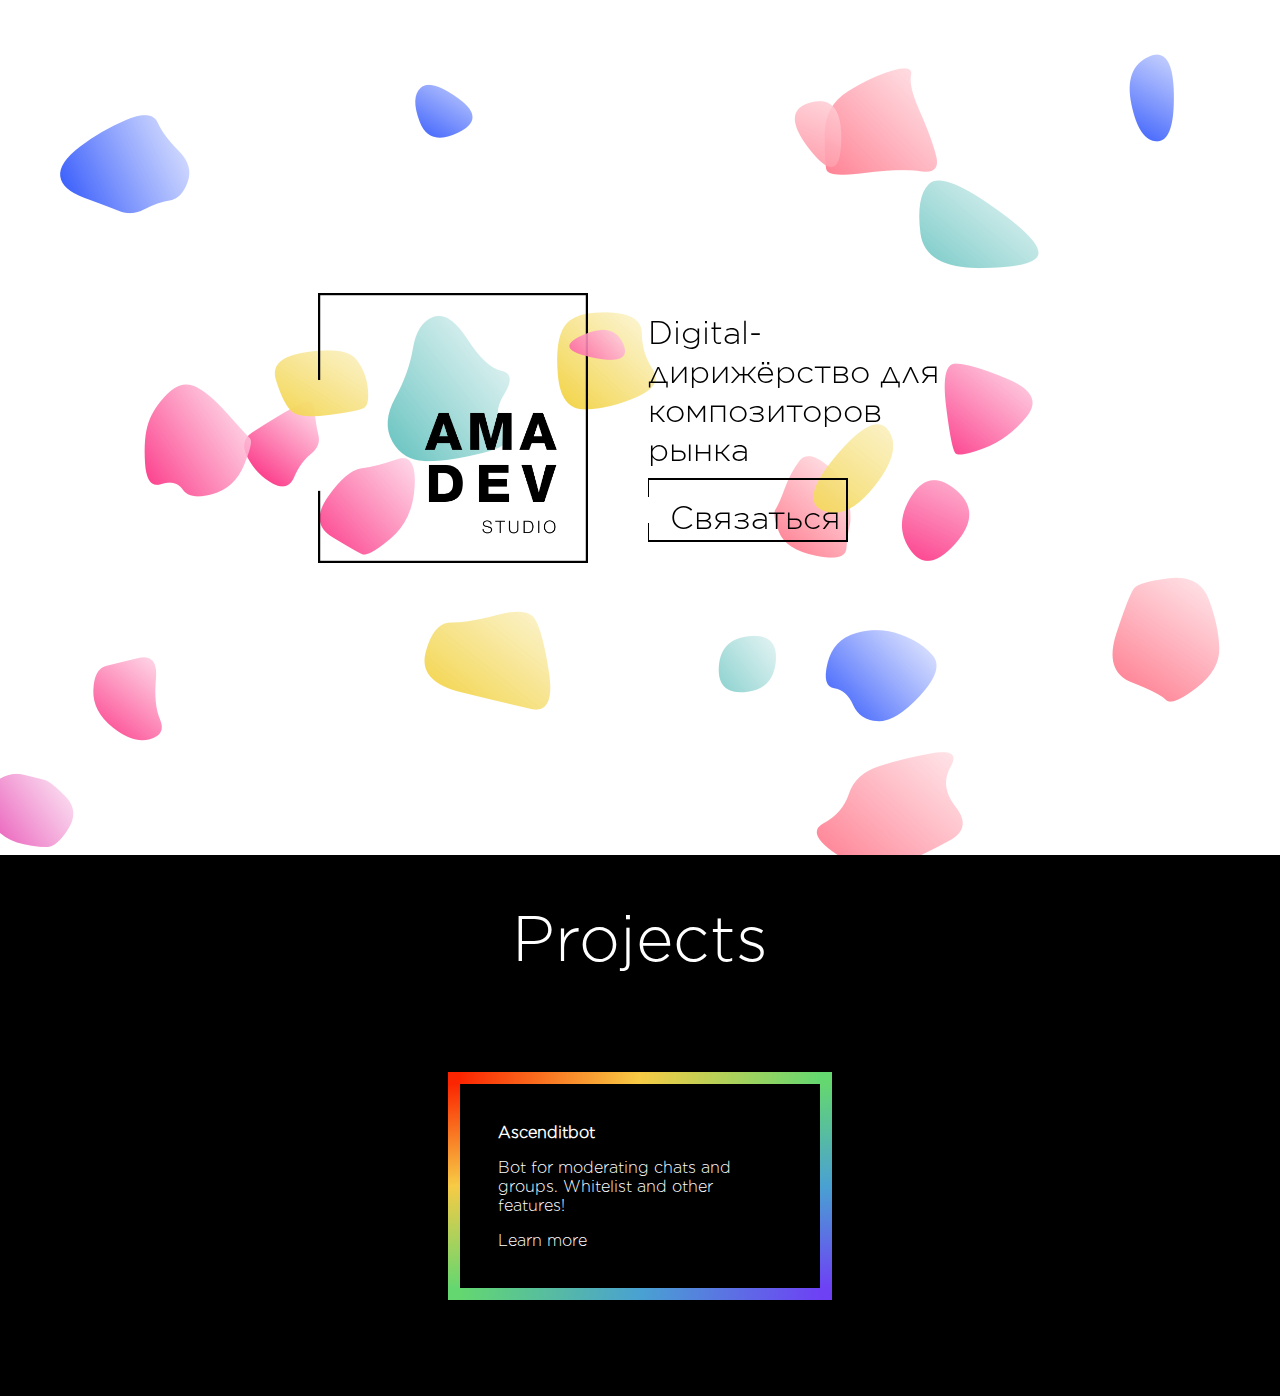
<file: index.html>
<!DOCTYPE html>
<html lang="en">
<head>
    <meta charset="UTF-8">
    <meta http-equiv="X-UA-Compatible" content="IE=edge">
    <meta name="viewport" content="width=device-width, initial-scale=1.0">

    <title>Amadev</title>

    <link rel="apple-touch-icon" sizes="180x180" href="../../icons/apple-touch-icon.png">
    <link rel="icon" type="image/x-icon" href="../../icons/favicon.ico">
    <link rel="icon" type="image/png" sizes="32x32" href="../../icons/favicon-32x32.png">
    <link rel="icon" type="image/png" sizes="16x16" href="../../icons/favicon-16x16.png">
    <link rel="manifest" href="/site.webmanifest">
    <link rel="mask-icon" href="../../icons/safari-pinned-tab.svg" color="#5bbad5">

    <meta name="msapplication-TileColor" content="#da532c">
    <meta name="msapplication-config" content="/browserconfig.xml" />
    <meta name="theme-color" content="#ffffff">
  <script type="module" crossorigin src="/assets/index.9f5f9b1b.js"></script>
  <link rel="modulepreload" crossorigin href="/assets/style.c0ed6924.js">
  <link rel="stylesheet" href="/assets/style.344161b7.css">
  <link rel="stylesheet" href="/assets/index.870038d9.css">
</head><body>
    <section
        id="loadOverlay"
        style="
            background-color:white;
            width:100%;
            height:100%;
            position:absolute;
            top:0;
            left:0;
            z-index:999999999999;
        "
    ></section>

    <section id="site">
        <canvas id="backend"></canvas>
        <section id="info">
            <section class="logo">
                <img src="/assets/amadev_black_512.a8a917e9.png" alt="">
            </section>
            <section class="description">
                <div class="catch">
                    Digital-дирижёрство
                    для композиторов рынка
                </div>
                <div class="action">
                    <a href="https://vk.com/im?sel=-198812168">
                        <button>
                            Связаться
                        </button>
                    </a>
                </div>
            </section>
        </section>
        <canvas id="frontend"></canvas>
    </section>

    <section id="projects">
        <header>
            Projects
        </header>
        <div class="cards">
            <a class="card" href="/projects/ascenditbot/index.html">
                <header>Ascenditbot</header>
                <content>
                    <p>Bot for moderating chats and groups. Whitelist and other features!</p>
                </content>
                <footer>Learn more</footer>
            </a>
        </div>
    </section>

    
    
</body>
</html>
</file>
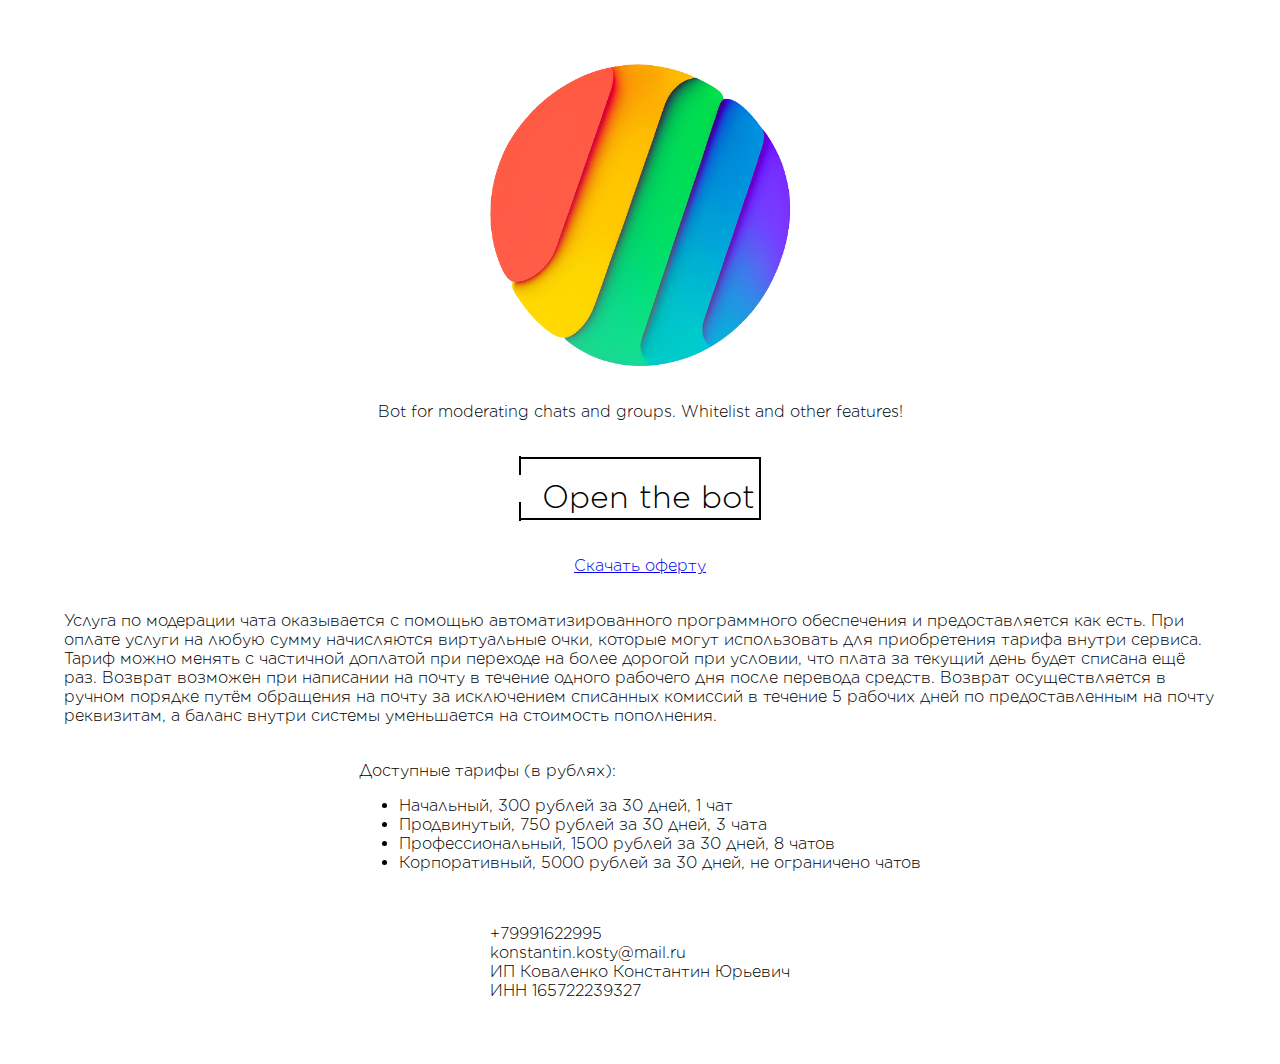
<file: projects/ascenditbot/index.html>
<!DOCTYPE html>
<html lang="en">
<head>
    <meta charset="UTF-8">
    <meta http-equiv="X-UA-Compatible" content="IE=edge">
    <meta name="viewport" content="width=device-width, initial-scale=1.0">

    <title>Ascenditbot: An Amadev Studio project</title>

    <link rel="apple-touch-icon" sizes="180x180" href="/assets/apple-touch-icon.817130d0.png">
    <link rel="icon" type="image/x-icon" href="/assets/favicon.c4b70242.ico">
    <link rel="icon" type="image/png" sizes="32x32" href="/assets/favicon-32x32.4fb9c30d.png">
    <link rel="icon" type="image/png" sizes="16x16" href="/assets/favicon-16x16.94b30a0a.png">
    <link rel="manifest" href="/site.webmanifest">
    <link rel="mask-icon" href="/assets/safari-pinned-tab.aefad8d9.svg" color="#5bbad5">

    <meta name="msapplication-TileColor" content="#da532c">
    <meta name="msapplication-config" content="/browserconfig.xml" />
    <meta name="theme-color" content="#ffffff">
  <script type="module" crossorigin src="/assets/style.c0ed6924.js"></script>
  <link rel="stylesheet" href="/assets/style.344161b7.css">
  <link rel="stylesheet" href="/assets/index.05673f08.css">
</head><body>
    <div id="site">
        <img src="/assets/ascenditbot.97de1eeb.png" alt="">
        <div class="content">
            Bot for moderating chats and groups. Whitelist and other features!
        </div>
        <a href="https://t.me/ascenditbot"><button>Open the bot</button></a>

        <a href="/documents/ascenditbot_offer.docx">Скачать оферту</a>
        <div class="description">
            Услуга по модерации чата оказывается с помощью автоматизированного программного обеспечения и предоставляется как есть. При оплате услуги на любую сумму начисляются виртуальные очки, которые могут использовать для приобретения тарифа внутри сервиса. Тариф можно менять с частичной доплатой при переходе на более дорогой при условии, что плата за текущий день будет списана ещё раз. Возврат возможен при написании на почту в течение одного рабочего дня после перевода средств. Возврат осуществляется в ручном порядке путём обращения на почту за исключением списанных комиссий в течение 5 рабочих дней по предоставленным на почту реквизитам, а баланс внутри системы уменьшается на стоимость пополнения.
        </div>
        <div class="tariffs">
            Доступные тарифы (в рублях):
            <ul>
                <li>Начальный, 300 рублей за 30 дней, 1 чат</li>
                <li>Продвинутый, 750 рублей за 30 дней, 3 чата</li>
                <li>Профессиональный, 1500 рублей за 30 дней, 8 чатов</li>
                <li>Корпоративный, 5000 рублей за 30 дней, не ограничено чатов</li>
            </ul>
        </div>

        <div class="contacts">
          <div class="phone">+79991622995</div>
          <div class="email">konstantin.kosty@mail.ru</div>
          <div class="name">ИП Коваленко Константин Юрьевич</div>
          <div class="inn">ИНН 165722239327</div>
        </div>
    </div>

    
    
</body>
</html>
</file>
<file: assets/style.344161b7.css>
@font-face{font-family:Gotham;src:url(/assets/gotham_light.fbb5af32.otf);font-weight:300;font-style:light}#loadOverlay{display:none}*{box-sizing:border-box}body{margin:0;font-family:Gotham}button{transition:background .2s ease-in;position:relative;background:transparent;border:.3vh black solid;border-left:0;font-family:inherit;font-size:max(3vh,2.5vw);padding:2vh .5vh .3vh 2.5vh;cursor:pointer}button:hover{background:black;color:#fff}button:before,button:after{content:"";display:inline-block;position:absolute;width:.2vh;height:32%;background:black;left:0}button:before{top:-4%}button:after{bottom:-4%}
</file>
<file: assets/index.870038d9.css>
section#site{width:100vw;height:95vh;position:relative}canvas#backend{z-index:-1}canvas#backend,canvas#frontend{width:100%;height:100%;position:absolute;top:0;pointer-events:none}section#info{width:100%;height:100%;display:flex;flex-flow:row wrap;justify-content:center;align-items:center;align-content:center}section#info .logo{width:max(30vh,20vw);height:max(30vh,20vw);margin:30px}section#info .logo img{width:100%;min-width:28px}section#info .description{width:35vh;margin:30px;font-size:max(3vh,2.5vw);display:flex;flex-flow:row wrap;align-items:center}section#info .description .action{margin-top:1vh;display:flex;justify-content:left}#projects{background:black;color:#fff;padding:5vh 10%;width:100%;min-height:50vh}#projects>header{text-align:center;font-size:max(5vw,5vh);width:100%;margin-bottom:5vh}#projects .cards{display:flex;justify-content:center}#projects .cards .card{cursor:pointer;height:fit-content;margin:4vw;padding:3vw;max-width:max(30vw,25vh);color:#fff;text-decoration:none;border:max(1vw,1vh) solid transparent;border-image-source:linear-gradient(to bottom right,rgb(251,36,0) 0%,rgb(247,203,69) 25%,rgb(100,215,112) 50%,rgb(73,161,210) 75%,rgb(110,64,245) 100%);border-image-slice:1}#projects .cards .card:hover{background:#404040}#projects .cards .card header{font-weight:700}
</file>
<file: assets/index.05673f08.css>
#site{min-height:100vh;display:flex;flex-direction:column;align-items:center;justify-content:center;gap:4vh;margin:5vw}#site img{width:300px}
</file>
